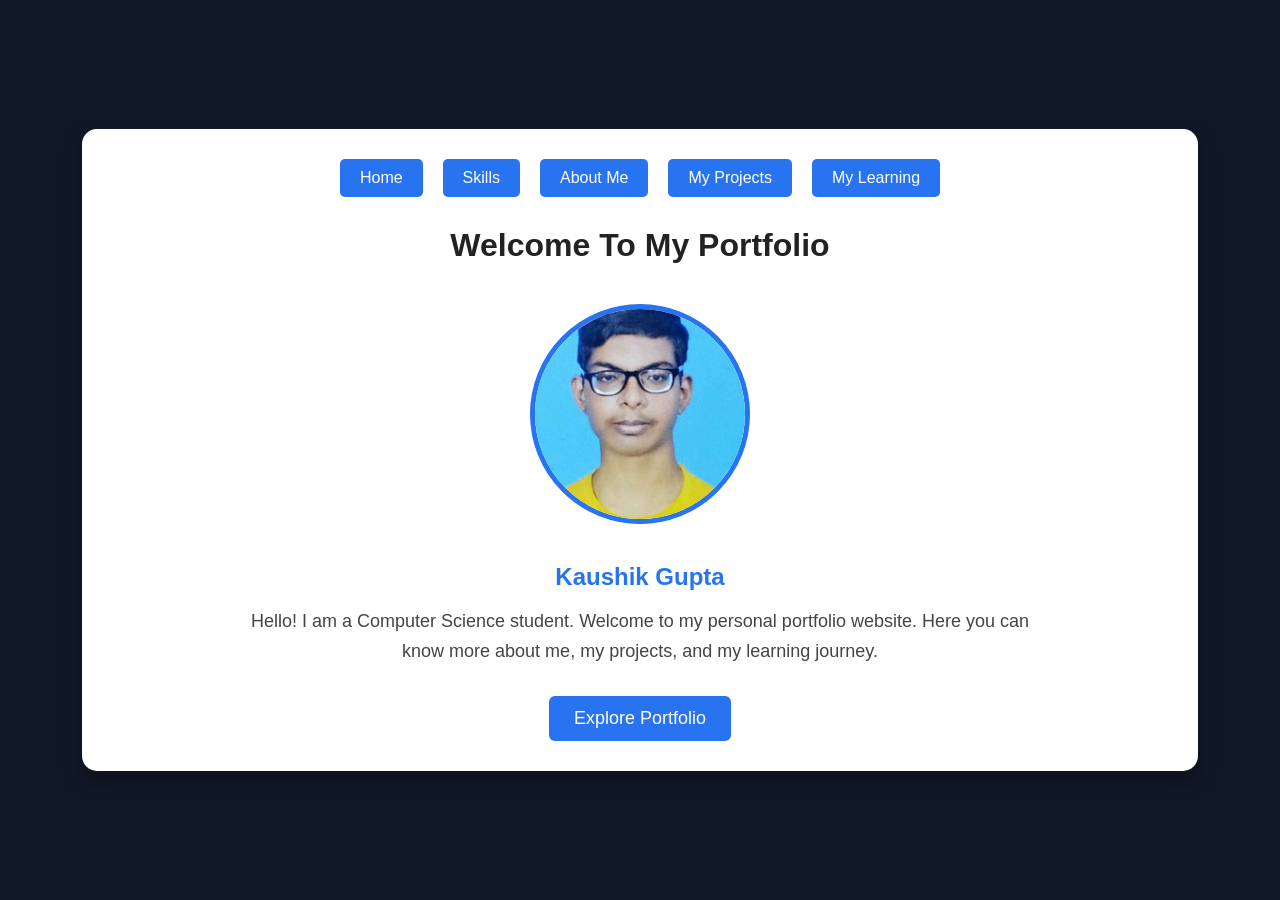
<file: index.html>
<!DOCTYPE html>
<html lang="en">
<head>
    <meta charset="UTF-8">
    <meta name="viewport" content="width=device-width, initial-scale=1.0">
    <title>My Portfolio</title>
    <link rel="stylesheet" href="style3.css">
</head>
<body>

<div class="container">

    <!-- Navigation -->
    <nav>
        <button onclick="showSection('home')">Home</button>
        <button onclick="showSection('skill')">Skills</button>
        <button onclick="showSection('about')">About Me</button>
        <button onclick="showSection('projects')">My Projects</button>
        <button onclick="showSection('learning')">My Learning</button>
    </nav>

    <!-- HOME PAGE -->
    <div id="home" class="section">

        <h1>Welcome To My Portfolio</h1>

        <img src="image/profile.jpeg" class="home-img" alt="Profile">

        <h2>Kaushik Gupta</h2>

        <p>
            Hello! I am a Computer Science student.
            Welcome to my personal portfolio website.
            Here you can know more about me, my projects,
            and my learning journey.
        </p>

        <button class="explore-btn"
                onclick="showSection('about')">
            Explore Portfolio
        </button>

    </div>

    <!-- SKILL --> 
    <div id="skill" class="section" style="display:none;">
        <h1>My Skills</h1>
        <ul>
            <li>HTML</li>
            <li>CSS</li>
            <li>JavaScript</li>
            <li>Python</li>
            <li>Java</li>
            <li>MongoDB</li>
        </ul>
    </div>

    <!-- ABOUT -->
    <div id="about" class="section" style="display:none;">

        <h1>About Me</h1>

        <img src="image/resume.jpeg" class="resume-img" alt="Resume">

    </div>

    <!-- PROJECTS -->
    <div id="projects" class="section" style="display:none;">

        <h1>My Projects</h1>

        <div class="project-card">
            <h3>Loan Prediction System</h3>
            <p>Machine Learning project using Python.</p>
        </div>

        <div class="project-card">
            <h3>Heart Disease Prediction Model</h3>
            <p>HTML, CSS, JavaScript and MongoDB project.</p>
        </div>

    </div>

    <!-- LEARNING -->
    <div id="learning" class="section" style="display:none;">

        <h1>Certificates</h1>

        <img src="image/certificate1.jpeg" class="certificate">
        <img src="image/certificate2.jpeg" class="certificate">

    </div>

</div>

<script src="script3.js"></script>

</body>
</html>
</file>
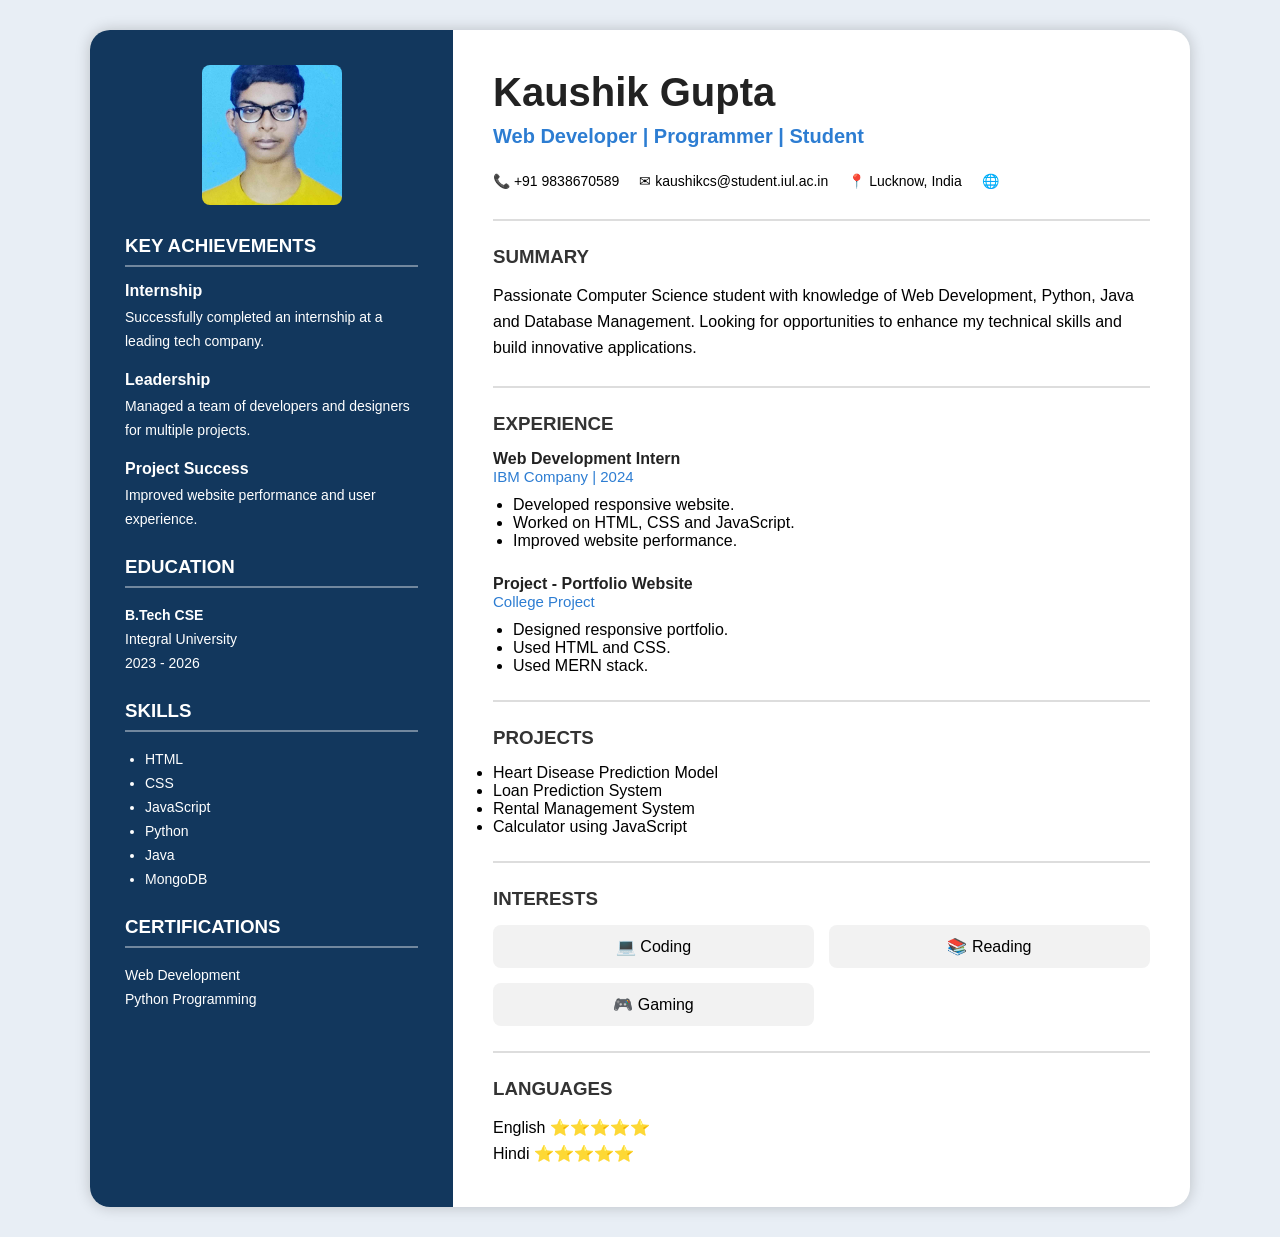
<file: app2.html>
<!DOCTYPE html>
<html lang="en">
<head>
    <meta charset="UTF-8">
    <meta name="viewport" content="width=device-width, initial-scale=1.0">
    <title>Portfolio Resume</title>
    <link rel="stylesheet" href="style2.css">
</head>
<body>

<div class="container">

    <!-- Left Section -->
    <div class="left">

        <img src="image/profile.jpeg" class="profile">

        <h3>KEY ACHIEVEMENTS</h3>

        <div class="box">
            <h4>Internship</h4>
            <p>Successfully completed an internship at a leading tech company.</p>
        </div>

        <div class="box">
            <h4>Leadership</h4>
            <p>Managed a team of developers and designers for multiple projects.</p>
        </div>

        <div class="box">
            <h4>Project Success</h4>
            <p>Improved website performance and user experience.</p>
        </div>

        <h3>EDUCATION</h3>

        <p><b>B.Tech CSE</b></p>
        <p>Integral University</p>
        <p>2023 - 2026</p>

        <h3>SKILLS</h3>

        <ul>
            <li>HTML</li>
            <li>CSS</li>
            <li>JavaScript</li>
            <li>Python</li>
            <li>Java</li>
            <li>MongoDB</li>
        </ul>

        <h3>CERTIFICATIONS</h3>

        <p>Web Development</p>
        <p>Python Programming</p>

    </div>

    <!-- Right Section -->

    <div class="right">

        <h1>Kaushik Gupta</h1>

        <h2>Web Developer | Programmer | Student</h2>

        <div class="contact">
            <p>📞 +91 9838670589</p>
            <p>✉ kaushikcs@student.iul.ac.in</p>
            <p>📍 Lucknow, India</p>
            <p>🌐 <github.com/kaushik</p>
        </div>

        <hr>

        <h3>SUMMARY</h3>

        <p>
            Passionate Computer Science student with knowledge of Web
            Development, Python, Java and Database Management.
            Looking for opportunities to enhance my technical skills
            and build innovative applications.
        </p>

        <hr>

        <h3>EXPERIENCE</h3>

        <div class="experience">

            <h4>Web Development Intern</h4>

            <span>IBM Company | 2024</span>

            <ul>
                <li>Developed responsive website.</li>
                <li>Worked on HTML, CSS and JavaScript.</li>
                <li>Improved website performance.</li>
            </ul>

        </div>

        <div class="experience">

            <h4>Project - Portfolio Website</h4>

            <span>College Project</span>

            <ul>
                <li>Designed responsive portfolio.</li>
                <li>Used HTML and CSS.</li>
                <li>Used MERN stack.</li>
            </ul>

        </div>

        <hr>

        <h3>PROJECTS</h3>

        <ul>
            <li>Heart Disease Prediction Model</li>
            <li>Loan Prediction System</li>
            <li>Rental Management System</li>
            <li>Calculator using JavaScript</li>
        </ul>

        <hr>

        <h3>INTERESTS</h3>

        <div class="interest">
            <div>💻 Coding</div>
            <div>📚 Reading</div>
            <div>🎮 Gaming</div>
        </div>

        <hr>

        <h3>LANGUAGES</h3>

        <p>English ⭐⭐⭐⭐⭐</p>
        <p>Hindi ⭐⭐⭐⭐⭐</p>

    </div>

</div>

</body>
</html>
</file>
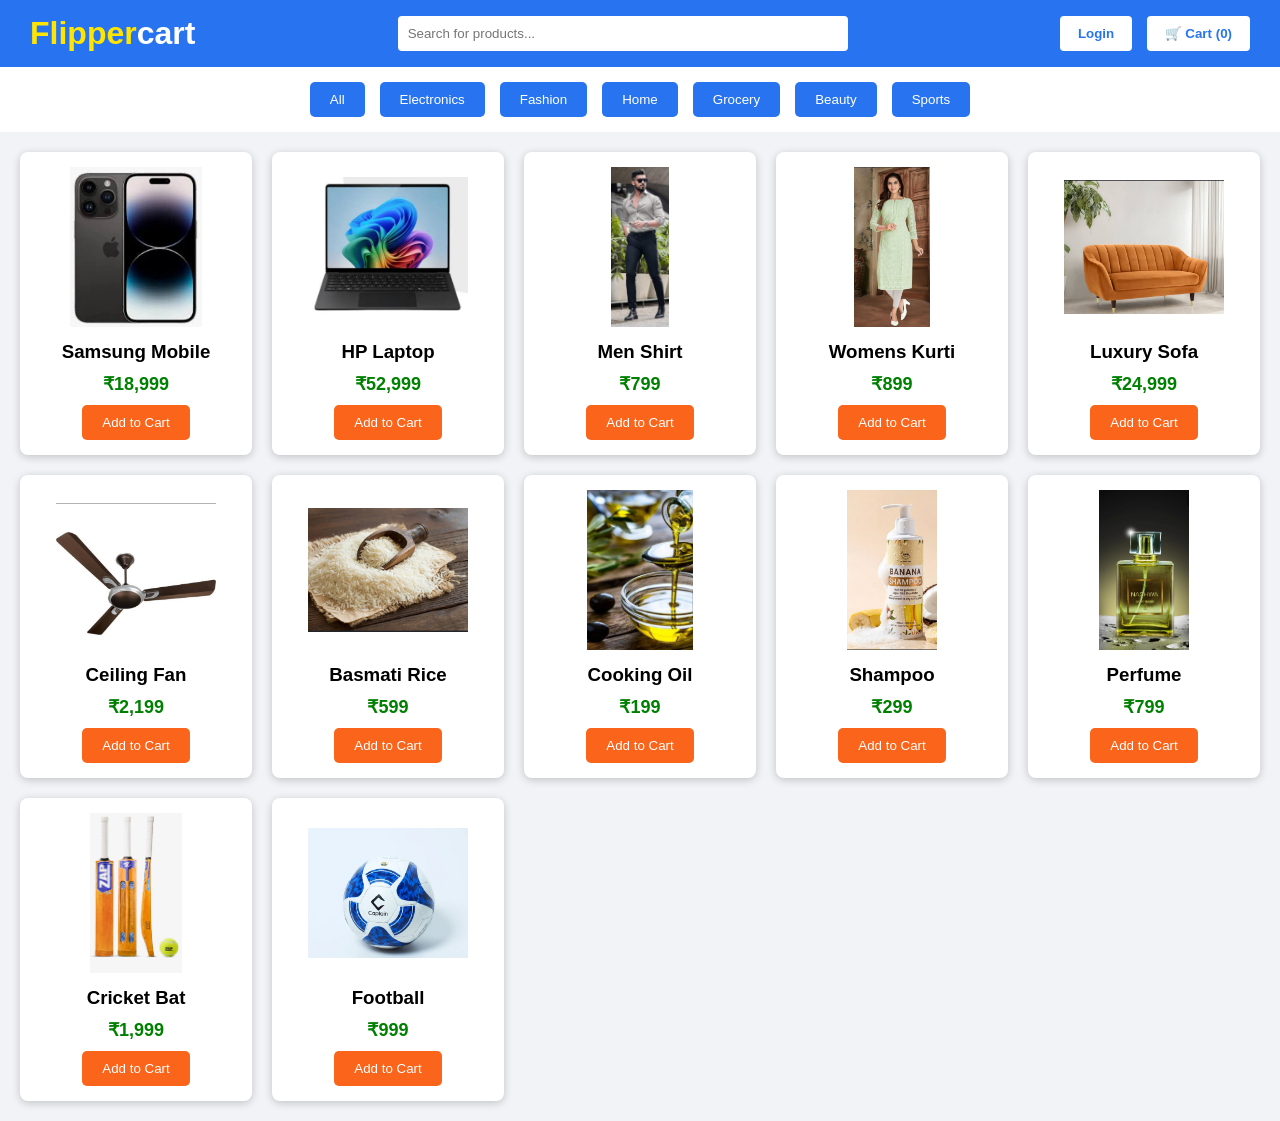
<file: app3.html>
<!DOCTYPE html>
<html lang="en">
<head>
<meta charset="UTF-8">
<meta name="viewport" content="width=device-width, initial-scale=1.0">
<title>Flipkart Clone</title>
<link rel="stylesheet" href="style.css">
</head>

<body>

<!-- Header -->
<header>

<div class="logo">
<h1><span>Flipper</span>cart</h1>
</div>

<div class="search">
<input type="text" id="search" placeholder="Search for products..." onkeyup="searchProduct()">
</div>

<div class="menu">
<a href="login.html"><button>Login</button></a>

<button onclick="openCart()">
🛒 Cart (<span id="cart-count">0</span>)
</button>
</div>

</header>

<!-- Category Buttons -->

<div class="categories">

<button onclick="filterProduct('All')">All</button>
<button onclick="filterProduct('Electronics')">Electronics</button>
<button onclick="filterProduct('Fashion')">Fashion</button>
<button onclick="filterProduct('Home')">Home</button>
<button onclick="filterProduct('Grocery')">Grocery</button>
<button onclick="filterProduct('Beauty')">Beauty</button>
<button onclick="filterProduct('Sports')">Sports</button>

</div>

<!-- Products -->

<div class="products" id="products">

<!-- Electronics -->

<div class="card Electronics">
<img src="image/mobile.jpeg">
<h3>Samsung Mobile</h3>
<p>₹18,999</p>
<button onclick="addCart('Samsung Mobile')">Add to Cart</button>
</div>

<div class="card Electronics">
<img src="image/laptop.jpeg">
<h3>HP Laptop</h3>
<p>₹52,999</p>
<button onclick="addCart('HP Laptop')">Add to Cart</button>
</div>

<!-- Fashion -->

<div class="card Fashion">
<img src="image/shirt.jpeg">
<h3>Men Shirt</h3>
<p>₹799</p>
<button onclick="addCart('Men Shirt')">Add to Cart</button>
</div>

<div class="card Fashion">
<img src="image/kurti.jpeg">
<h3>Womens Kurti</h3>
<p>₹899</p>
<button onclick="addCart('Womens Kurti')">Add to Cart</button>
</div>

<!-- Home -->

<div class="card Home">
<img src="image/sofa.jpeg">
<h3>Luxury Sofa</h3>
<p>₹24,999</p>
<button onclick="addCart('Luxury Sofa')">Add to Cart</button>
</div>

<div class="card Home">
<img src="image/fan.jpeg">
<h3>Ceiling Fan</h3>
<p>₹2,199</p>
<button onclick="addCart('Ceiling Fan')">Add to Cart</button>
</div>

<!-- Grocery -->

<div class="card Grocery">
<img src="image/rice.jpeg">
<h3>Basmati Rice</h3>
<p>₹599</p>
<button onclick="addCart('Basmati Rice')">Add to Cart</button>
</div>

<div class="card Grocery">
<img src="image/oil.jpeg">
<h3>Cooking Oil</h3>
<p>₹199</p>
<button onclick="addCart('Cooking Oil')">Add to Cart</button>
</div>

<!-- Beauty -->

<div class="card Beauty">
<img src="image/shampoo.jpeg">
<h3>Shampoo</h3>
<p>₹299</p>
<button onclick="addCart('Shampoo')">Add to Cart</button>
</div>

<div class="card Beauty">
<img src="image/perfume.jpeg">
<h3>Perfume</h3>
<p>₹799</p>
<button onclick="addCart('Perfume')">Add to Cart</button>
</div>

<!-- Sports -->

<div class="card Sports">
<img src="image/cricketbat.jpeg">
<h3>Cricket Bat</h3>
<p>₹1,999</p>
<button onclick="addCart('Cricket Bat')">Add to Cart</button>
</div>

<div class="card Sports">
<img src="image/football.jpeg">
<h3>Football</h3>
<p>₹999</p>
<button onclick="addCart('Football')">Add to Cart</button>
</div>

</div>

<!-- Cart -->

<div class="cart" id="cart">

<h2>Your Cart</h2>

<ul id="cart-items"></ul>

<button onclick="closeCart()">Close</button>

</div>

<script src="script.js"></script>

</body>
</html>
</file>
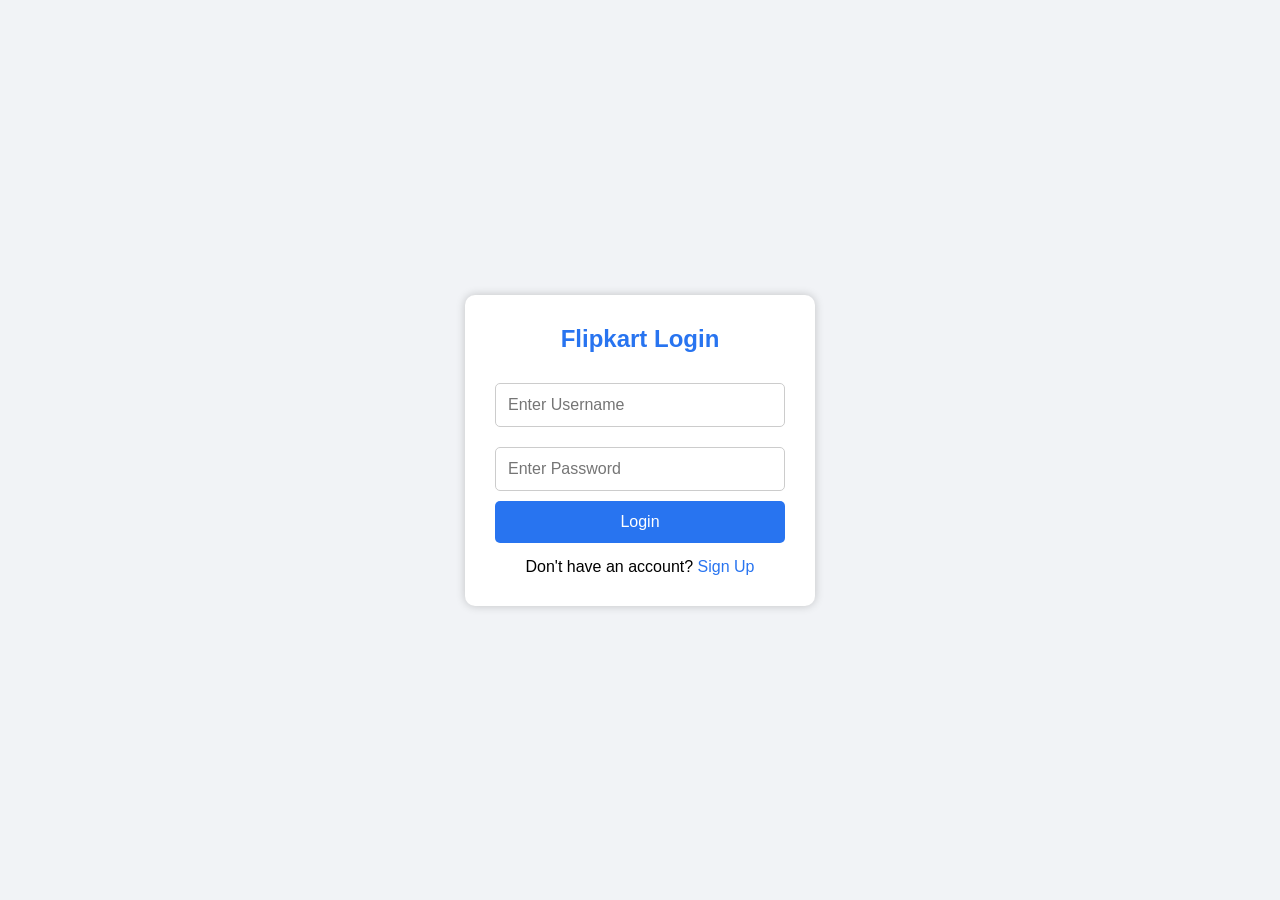
<file: login.html>
<!DOCTYPE html>
<html lang="en">
<head>
<meta charset="UTF-8">
<meta name="viewport" content="width=device-width, initial-scale=1.0">
<title>Flipkart Login</title>

<link rel="stylesheet" href="style.css">

<style>

body{
    background:#f1f3f6;
    display:flex;
    justify-content:center;
    align-items:center;
    height:100vh;
}

.login-box{
    width:350px;
    background:white;
    padding:30px;
    border-radius:10px;
    box-shadow:0 0 10px rgba(0,0,0,0.2);
    text-align:center;
}

.login-box h2{
    color:#2874f0;
    margin-bottom:20px;
}

.login-box input{
    width:100%;
    padding:12px;
    margin:10px 0;
    border:1px solid #ccc;
    border-radius:5px;
    font-size:16px;
}

.login-box button{
    width:100%;
    padding:12px;
    background:#2874f0;
    color:white;
    border:none;
    border-radius:5px;
    cursor:pointer;
    font-size:16px;
}

.login-box button:hover{
    background:#0d5bd3;
}

.login-box p{
    margin-top:15px;
}

.login-box a{
    color:#2874f0;
    text-decoration:none;
}

</style>

</head>

<body>

<div class="login-box">

<h2>Flipkart Login</h2>

<input
type="text"
id="username"
placeholder="Enter Username">

<input
type="password"
id="password"
placeholder="Enter Password">

<button onclick="login()">
Login
</button>

<p>
Don't have an account?
<a href="#">Sign Up</a>
</p>

</div>

<script>

function login(){

let username=document.getElementById("username").value;

let password=document.getElementById("password").value;

if(username=="" || password==""){

alert("Please fill all fields.");

}

else{

alert("Login Successful!");

window.location.href="index.html";

}

}

</script>

</body>
</html>
</file>
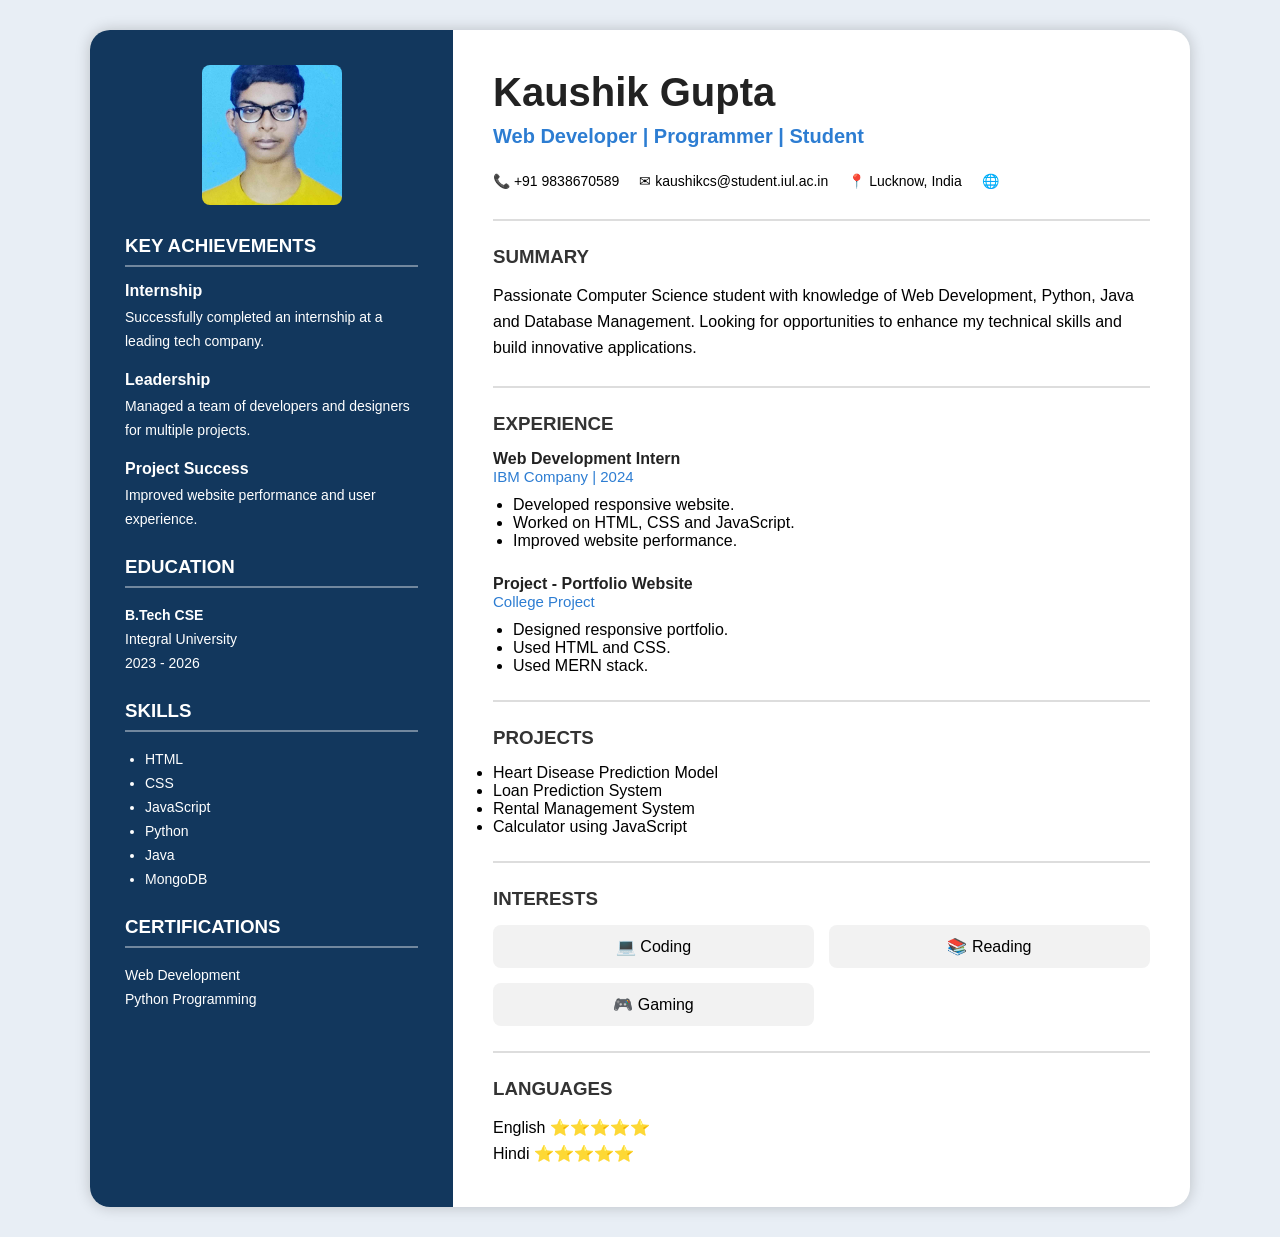
<file: p1.1.html>
<!DOCTYPE html>
<html lang="en">
<head>
    <meta charset="UTF-8">
    <meta name="viewport" content="width=device-width, initial-scale=1.0">
    <title>Portfolio Resume</title>
    <link rel="stylesheet" href="style2.css">
</head>
<body>

<div class="container">

    <!-- Left Section -->
    <div class="left">

        <img src="image/profile.jpeg" class="profile">

        <h3>KEY ACHIEVEMENTS</h3>

        <div class="box">
            <h4>Internship</h4>
            <p>Successfully completed an internship at a leading tech company.</p>
        </div>

        <div class="box">
            <h4>Leadership</h4>
            <p>Managed a team of developers and designers for multiple projects.</p>
        </div>

        <div class="box">
            <h4>Project Success</h4>
            <p>Improved website performance and user experience.</p>
        </div>

        <h3>EDUCATION</h3>

        <p><b>B.Tech CSE</b></p>
        <p>Integral University</p>
        <p>2023 - 2026</p>

        <h3>SKILLS</h3>

        <ul>
            <li>HTML</li>
            <li>CSS</li>
            <li>JavaScript</li>
            <li>Python</li>
            <li>Java</li>
            <li>MongoDB</li>
        </ul>

        <h3>CERTIFICATIONS</h3>

        <p>Web Development</p>
        <p>Python Programming</p>

    </div>

    <!-- Right Section -->

    <div class="right">

        <h1>Kaushik Gupta</h1>

        <h2>Web Developer | Programmer | Student</h2>

        <div class="contact">
            <p>📞 +91 9838670589</p>
            <p>✉ kaushikcs@student.iul.ac.in</p>
            <p>📍 Lucknow, India</p>
            <p>🌐 <github.com/kaushik</p>
        </div>

        <hr>

        <h3>SUMMARY</h3>

        <p>
            Passionate Computer Science student with knowledge of Web
            Development, Python, Java and Database Management.
            Looking for opportunities to enhance my technical skills
            and build innovative applications.
        </p>

        <hr>

        <h3>EXPERIENCE</h3>

        <div class="experience">

            <h4>Web Development Intern</h4>

            <span>IBM Company | 2024</span>

            <ul>
                <li>Developed responsive website.</li>
                <li>Worked on HTML, CSS and JavaScript.</li>
                <li>Improved website performance.</li>
            </ul>

        </div>

        <div class="experience">

            <h4>Project - Portfolio Website</h4>

            <span>College Project</span>

            <ul>
                <li>Designed responsive portfolio.</li>
                <li>Used HTML and CSS.</li>
                <li>Used MERN stack.</li>
            </ul>

        </div>

        <hr>

        <h3>PROJECTS</h3>

        <ul>
            <li>Heart Disease Prediction Model</li>
            <li>Loan Prediction System</li>
            <li>Rental Management System</li>
            <li>Calculator using JavaScript</li>
        </ul>

        <hr>

        <h3>INTERESTS</h3>

        <div class="interest">
            <div>💻 Coding</div>
            <div>📚 Reading</div>
            <div>🎮 Gaming</div>
        </div>

        <hr>

        <h3>LANGUAGES</h3>

        <p>English ⭐⭐⭐⭐⭐</p>
        <p>Hindi ⭐⭐⭐⭐⭐</p>

    </div>

</div>

</body>
</html>
</file>
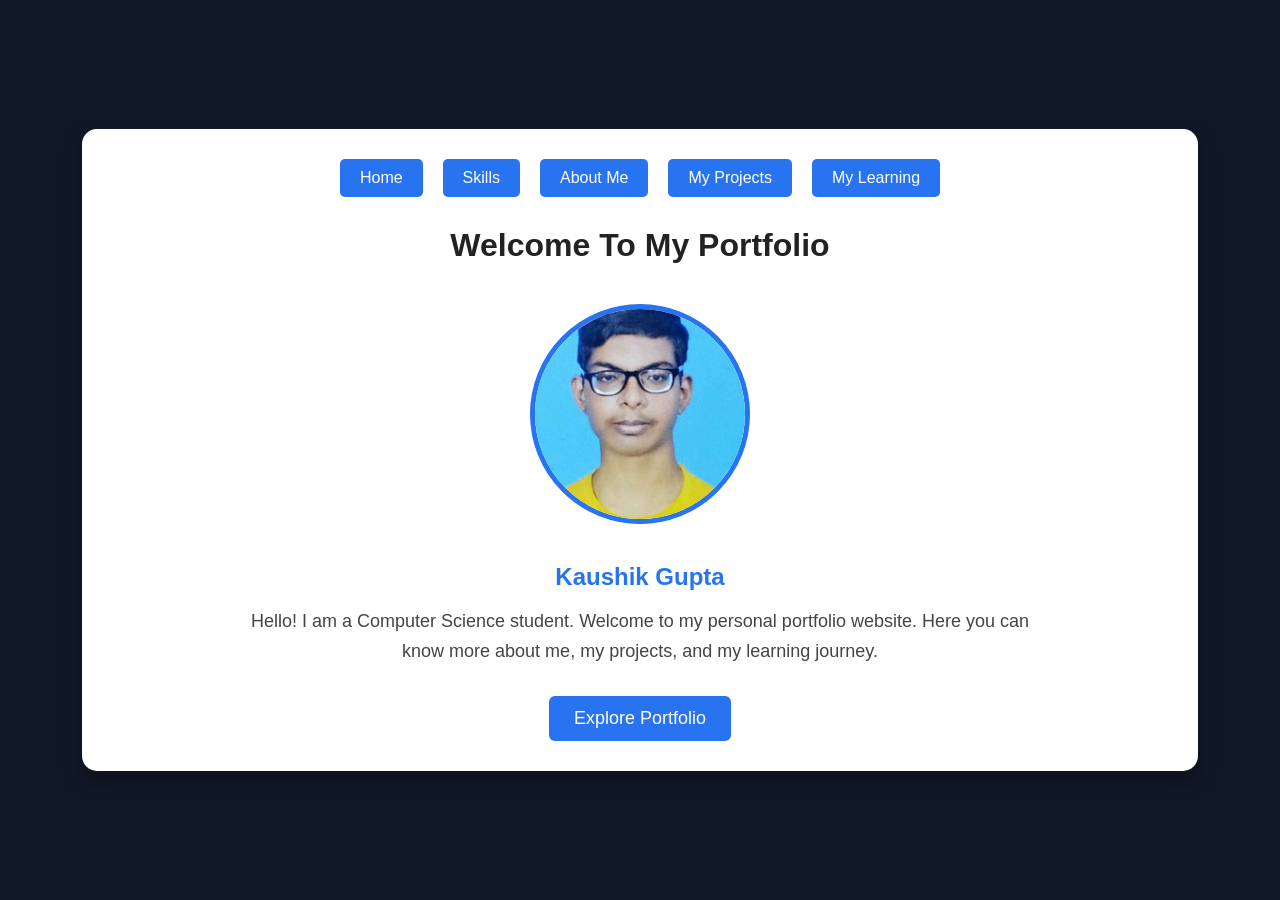
<file: p1.html>
<!DOCTYPE html>
<html lang="en">
<head>
    <meta charset="UTF-8">
    <meta name="viewport" content="width=device-width, initial-scale=1.0">
    <title>My Portfolio</title>
    <link rel="stylesheet" href="style3.css">
</head>
<body>

<div class="container">

    <!-- Navigation -->
    <nav>
        <button onclick="showSection('home')">Home</button>
        <button onclick="showSection('skill')">Skills</button>
        <button onclick="showSection('about')">About Me</button>
        <button onclick="showSection('projects')">My Projects</button>
        <button onclick="showSection('learning')">My Learning</button>
    </nav>

    <!-- HOME PAGE -->
    <div id="home" class="section">

        <h1>Welcome To My Portfolio</h1>

        <img src="image/profile.jpeg" class="home-img" alt="Profile">

        <h2>Kaushik Gupta</h2>

        <p>
            Hello! I am a Computer Science student.
            Welcome to my personal portfolio website.
            Here you can know more about me, my projects,
            and my learning journey.
        </p>

        <button class="explore-btn"
                onclick="showSection('about')">
            Explore Portfolio
        </button>

    </div>

    <!-- SKILL --> 
    <div id="skill" class="section" style="display:none;">
        <h1>My Skills</h1>
        <ul>
            <li>HTML</li>
            <li>CSS</li>
            <li>JavaScript</li>
            <li>Python</li>
            <li>Java</li>
            <li>MongoDB</li>
        </ul>
    </div>

    <!-- ABOUT -->
    <div id="about" class="section" style="display:none;">

        <h1>About Me</h1>

        <img src="image/resume.jpeg" class="resume-img" alt="Resume">

    </div>

    <!-- PROJECTS -->
    <div id="projects" class="section" style="display:none;">

        <h1>My Projects</h1>

        <div class="project-card">
            <h3>Loan Prediction System</h3>
            <p>Machine Learning project using Python.</p>
        </div>

        <div class="project-card">
            <h3>Heart Disease Prediction Model</h3>
            <p>HTML, CSS, JavaScript and MongoDB project.</p>
        </div>

    </div>

    <!-- LEARNING -->
    <div id="learning" class="section" style="display:none;">

        <h1>Certificates</h1>

        <img src="image/certificate1.jpeg" class="certificate">
        <img src="image/certificate2.jpeg" class="certificate">

    </div>

</div>

<script src="script3.js"></script>

</body>
</html>
</file>
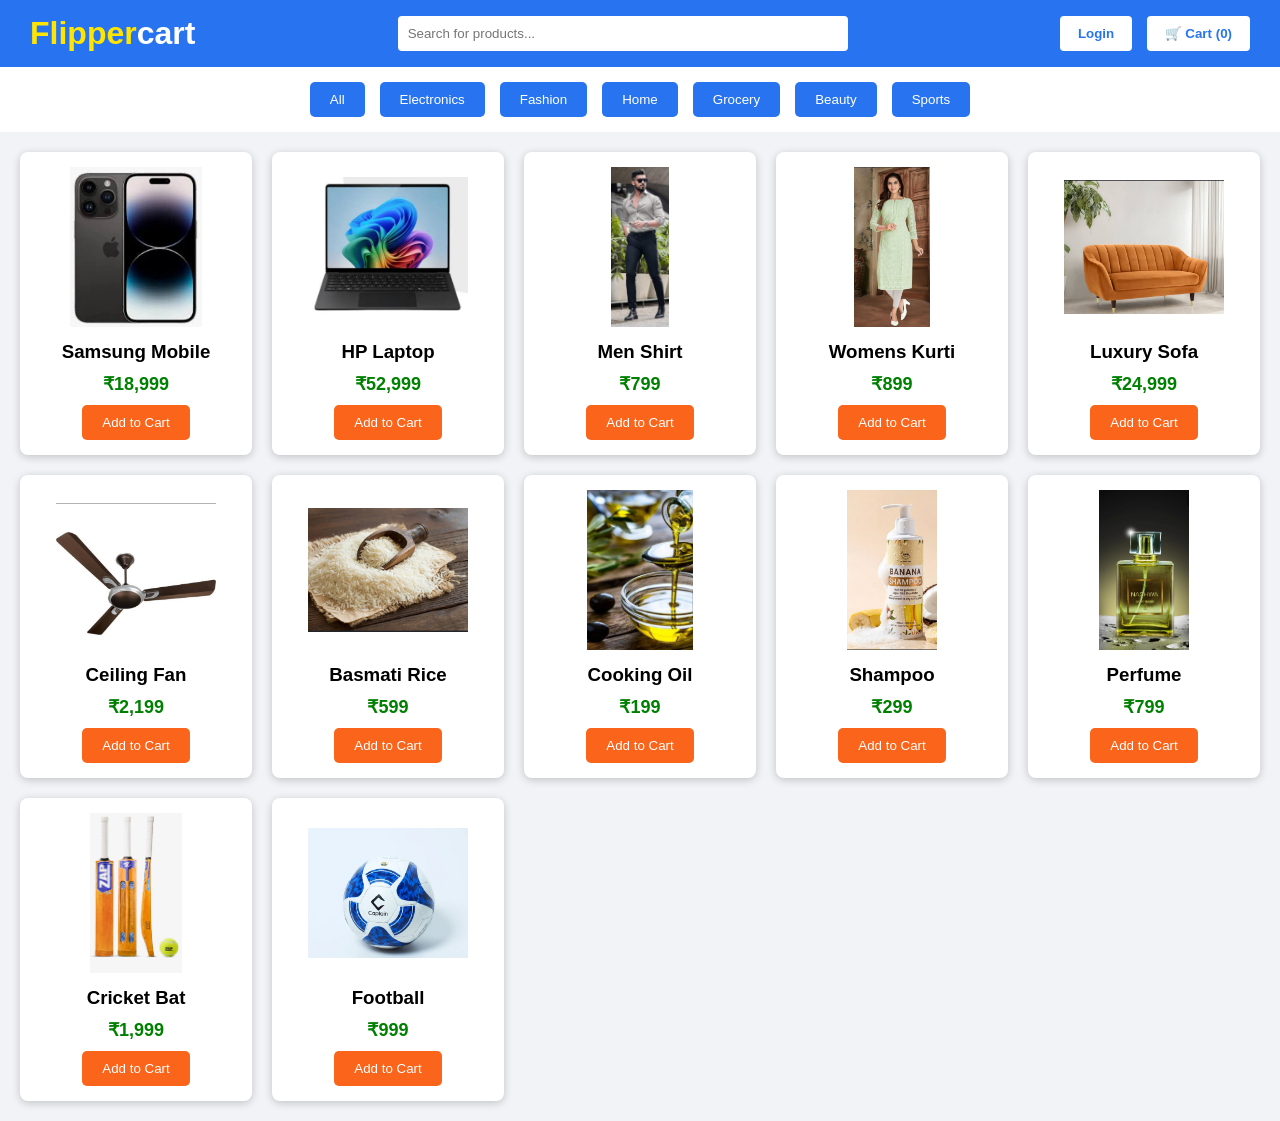
<file: p2.html>
<!DOCTYPE html>
<html lang="en">
<head>
<meta charset="UTF-8">
<meta name="viewport" content="width=device-width, initial-scale=1.0">
<title>Flipkart Clone</title>
<link rel="stylesheet" href="style.css">
</head>

<body>

<!-- Header -->
<header>

<div class="logo">
<h1><span>Flipper</span>cart</h1>
</div>

<div class="search">
<input type="text" id="search" placeholder="Search for products..." onkeyup="searchProduct()">
</div>

<div class="menu">
<a href="login.html"><button>Login</button></a>

<button onclick="openCart()">
🛒 Cart (<span id="cart-count">0</span>)
</button>
</div>

</header>

<!-- Category Buttons -->

<div class="categories">

<button onclick="filterProduct('All')">All</button>
<button onclick="filterProduct('Electronics')">Electronics</button>
<button onclick="filterProduct('Fashion')">Fashion</button>
<button onclick="filterProduct('Home')">Home</button>
<button onclick="filterProduct('Grocery')">Grocery</button>
<button onclick="filterProduct('Beauty')">Beauty</button>
<button onclick="filterProduct('Sports')">Sports</button>

</div>

<!-- Products -->

<div class="products" id="products">

<!-- Electronics -->

<div class="card Electronics">
<img src="image/mobile.jpeg">
<h3>Samsung Mobile</h3>
<p>₹18,999</p>
<button onclick="addCart('Samsung Mobile')">Add to Cart</button>
</div>

<div class="card Electronics">
<img src="image/laptop.jpeg">
<h3>HP Laptop</h3>
<p>₹52,999</p>
<button onclick="addCart('HP Laptop')">Add to Cart</button>
</div>

<!-- Fashion -->

<div class="card Fashion">
<img src="image/shirt.jpeg">
<h3>Men Shirt</h3>
<p>₹799</p>
<button onclick="addCart('Men Shirt')">Add to Cart</button>
</div>

<div class="card Fashion">
<img src="image/kurti.jpeg">
<h3>Womens Kurti</h3>
<p>₹899</p>
<button onclick="addCart('Womens Kurti')">Add to Cart</button>
</div>

<!-- Home -->

<div class="card Home">
<img src="image/sofa.jpeg">
<h3>Luxury Sofa</h3>
<p>₹24,999</p>
<button onclick="addCart('Luxury Sofa')">Add to Cart</button>
</div>

<div class="card Home">
<img src="image/fan.jpeg">
<h3>Ceiling Fan</h3>
<p>₹2,199</p>
<button onclick="addCart('Ceiling Fan')">Add to Cart</button>
</div>

<!-- Grocery -->

<div class="card Grocery">
<img src="image/rice.jpeg">
<h3>Basmati Rice</h3>
<p>₹599</p>
<button onclick="addCart('Basmati Rice')">Add to Cart</button>
</div>

<div class="card Grocery">
<img src="image/oil.jpeg">
<h3>Cooking Oil</h3>
<p>₹199</p>
<button onclick="addCart('Cooking Oil')">Add to Cart</button>
</div>

<!-- Beauty -->

<div class="card Beauty">
<img src="image/shampoo.jpeg">
<h3>Shampoo</h3>
<p>₹299</p>
<button onclick="addCart('Shampoo')">Add to Cart</button>
</div>

<div class="card Beauty">
<img src="image/perfume.jpeg">
<h3>Perfume</h3>
<p>₹799</p>
<button onclick="addCart('Perfume')">Add to Cart</button>
</div>

<!-- Sports -->

<div class="card Sports">
<img src="image/cricketbat.jpeg">
<h3>Cricket Bat</h3>
<p>₹1,999</p>
<button onclick="addCart('Cricket Bat')">Add to Cart</button>
</div>

<div class="card Sports">
<img src="image/football.jpeg">
<h3>Football</h3>
<p>₹999</p>
<button onclick="addCart('Football')">Add to Cart</button>
</div>

</div>

<!-- Cart -->

<div class="cart" id="cart">

<h2>Your Cart</h2>

<ul id="cart-items"></ul>

<button onclick="closeCart()">Close</button>

</div>

<script src="script.js"></script>

</body>
</html>
</file>
<file: style3.css>
*{
    margin:0;
    padding:0;
    box-sizing:border-box;
    font-family:Arial, sans-serif;
}

body{
    background:#111827;
    display:flex;
    justify-content:center;
    align-items:center;
    min-height:100vh;
    padding:20px;
}

/* Main Container */

.container{
    width:90%;
    max-width:1200px;
    background:#ffffff;
    border-radius:15px;
    padding:30px;
    box-shadow:0 10px 20px rgba(0,0,0,0.3);
}

/* Navigation */

nav{
    display:flex;
    justify-content:center;
    gap:20px;
    margin-bottom:30px;
    flex-wrap:wrap;
}

nav button{
    background:#2874f0;
    color:white;
    border:none;
    padding:10px 20px;
    border-radius:5px;
    cursor:pointer;
    font-size:16px;
    transition:0.3s;
}

nav button:hover{
    background:#0b57d0;
}

/* Sections */

.section{
    text-align:center;
    animation:fade 0.5s;
}

@keyframes fade{
    from{
        opacity:0;
        transform:translateY(20px);
    }
    to{
        opacity:1;
        transform:translateY(0);
    }
}

.section h1{
    color:#222;
    margin-bottom:20px;
}

.section h2{
    color:#2874f0;
    margin:15px 0;
}

.section p{
    font-size:18px;
    color:#444;
    line-height:30px;
    max-width:800px;
    margin:auto;
}

.section ul{
    list-style:none;
    margin-top:20px;
}

.section li{
    font-size:18px;
    margin:10px;
}

/* Home Image */

.home-img{
    width:220px;
    height:220px;
    object-fit:cover;
    border-radius:50%;
    border:5px solid #2874f0;
    margin:20px 0;
}

/* Resume Image */

.resume-img{
    width:1000px;
    border-radius:10px;
    border:3px solid #2874f0;
    margin:20px 0;
}

/* Explore Button */

.explore-btn{
    margin-top:30px;
    background:#2874f0;
    color:white;
    border:none;
    padding:12px 25px;
    font-size:18px;
    border-radius:6px;
    cursor:pointer;
}

.explore-btn:hover{
    background:#0b57d0;
}

/* Project Cards */

.project-card{
    width:80%;
    margin:20px auto;
    padding:20px;
    border-radius:10px;
    background:#f7f7f7;
    box-shadow:0 0 10px rgba(0,0,0,0.15);
}

.project-card h3{
    color:#2874f0;
    margin-bottom:10px;
}

.project-card p{
    font-size:17px;
}

/* Certificates */

.certificate{
    width:280px;
    margin:15px;
    border-radius:8px;
    border:2px solid gray;
}

/* Responsive */

@media(max-width:768px){

.container{
    width:95%;
    padding:20px;
}

nav{
    flex-direction:column;
}

nav button{
    width:100%;
}

.home-img{
    width:170px;
    height:170px;
}

.resume-img{
    width:220px;
}

.project-card{
    width:100%;
}

.certificate{
    width:90%;
}

.section p{
    font-size:16px;
}

}
</file>
<file: style2.css>
*{
    margin:0;
    padding:0;
    box-sizing:border-box;
    font-family:Arial, Helvetica, sans-serif;
}

body{
    background:#e8eef5;
    display:flex;
    justify-content:center;
    align-items:center;
    padding:30px;
}

.container{
    width:1100px;
    display:flex;
    background:white;
    border-radius:20px;
    overflow:hidden;
    box-shadow:0 0 15px rgba(0,0,0,.2);
}

/* Left */

.left{
    width:33%;
    background:#12375d;
    color:white;
    padding:35px;
}

.profile{
    width:140px;
    height:140px;
    border-radius:8px;
    display:block;
    margin:auto;
    object-fit:cover;
    margin-bottom:30px;
}

.left h3{
    margin:25px 0 15px;
    border-bottom:2px solid rgba(255,255,255,.4);
    padding-bottom:8px;
}

.box{
    margin-bottom:18px;
}

.box h4{
    margin-bottom:5px;
}

.box p{
    font-size:14px;
    line-height:22px;
}

.left p,
.left li{
    font-size:14px;
    line-height:24px;
}

.left ul{
    margin-left:20px;
}

/* Right */

.right{
    width:67%;
    padding:40px;
}

.right h1{
    font-size:40px;
    color:#222;
}

.right h2{
    color:#2d7dd2;
    font-size:20px;
    margin-top:10px;
}

.contact{
    display:flex;
    flex-wrap:wrap;
    gap:20px;
    margin:20px 0;
    font-size:14px;
}

hr{
    margin:25px 0;
    border:.5px solid #ddd;
}

.right h3{
    margin-bottom:15px;
    color:#333;
}

.right p{
    line-height:26px;
}

.experience{
    margin-bottom:25px;
}

.experience h4{
    color:#222;
}

.experience span{
    color:#2d7dd2;
    font-size:15px;
}

.experience ul{
    margin-left:20px;
    margin-top:10px;
}

.interest{
    display:grid;
    grid-template-columns:repeat(2,1fr);
    gap:15px;
    margin-top:15px;
}

.interest div{
    background:#f2f2f2;
    padding:12px;
    border-radius:8px;
    text-align:center;
}

/* Responsive */

@media(max-width:900px){

.container{
    flex-direction:column;
}

.left,
.right{
    width:100%;
}

.contact{
    flex-direction:column;
    gap:8px;
}

.interest{
    grid-template-columns:1fr;
}

}
</file>
<file: style.css>
*{
    margin:0;
    padding:0;
    box-sizing:border-box;
    font-family:Arial, sans-serif;
}

body{
    background:#f1f3f6;
}

/* Header */

header{
    background:#2874f0;
    color:white;
    display:flex;
    justify-content:space-between;
    align-items:center;
    padding:15px 30px;
    flex-wrap:wrap;
}

.logo h1{
    color:white;
    font-size:32px;
}

.logo span{
    color:#ffe500;
}

.logo p{
    font-size:12px;
    color:white;
}

.search input{
    width:450px;
    padding:10px;
    border:none;
    border-radius:4px;
    outline:none;
}

.menu button{
    padding:10px 18px;
    margin-left:10px;
    border:none;
    border-radius:4px;
    cursor:pointer;
    background:white;
    color:#2874f0;
    font-weight:bold;
}

.menu button:hover{
    background:#ffe500;
}

/* Categories */

.categories{
    display:flex;
    justify-content:center;
    flex-wrap:wrap;
    gap:15px;
    background:white;
    padding:15px;
}

.categories button{
    padding:10px 20px;
    background:#2874f0;
    color:white;
    border:none;
    border-radius:5px;
    cursor:pointer;
    transition:0.3s;
}

.categories button:hover{
    background:#0d5bd3;
}

/* Products */

.products{
    display:grid;
    grid-template-columns:repeat(auto-fit,minmax(220px,1fr));
    gap:20px;
    padding:20px;
}

.card{
    background:white;
    border-radius:8px;
    padding:15px;
    text-align:center;
    box-shadow:0 2px 8px rgba(0,0,0,0.2);
    transition:0.3s;
}

.card:hover{
    transform:translateY(-5px);
}

.card img{
    width:160px;
    height:160px;
    object-fit:contain;
}

.card h3{
    margin:10px 0;
}

.card p{
    color:green;
    font-size:18px;
    font-weight:bold;
}

.card button{
    margin-top:10px;
    padding:10px 20px;
    border:none;
    border-radius:5px;
    background:#fb641b;
    color:white;
    cursor:pointer;
}

.card button:hover{
    background:#ff7f3f;
}

/* Cart */

.cart{
    position:fixed;
    top:0;
    right:-350px;
    width:320px;
    height:100%;
    background:white;
    box-shadow:-3px 0 10px rgba(0,0,0,0.3);
    padding:20px;
    transition:0.4s;
    overflow-y:auto;
}

.cart h2{
    margin-bottom:20px;
}

.cart ul{
    list-style:none;
}

.cart li{
    padding:10px 0;
    border-bottom:1px solid #ddd;
}

.cart button{
    margin-top:20px;
    width:100%;
    padding:10px;
    background:#2874f0;
    color:white;
    border:none;
    border-radius:5px;
    cursor:pointer;
}

/* Responsive */

@media(max-width:768px){

header{
    flex-direction:column;
    gap:15px;
}

.search input{
    width:100%;
}

.products{
    grid-template-columns:repeat(auto-fit,minmax(170px,1fr));
}

.card img{
    width:120px;
    height:120px;
}

}
</file>
